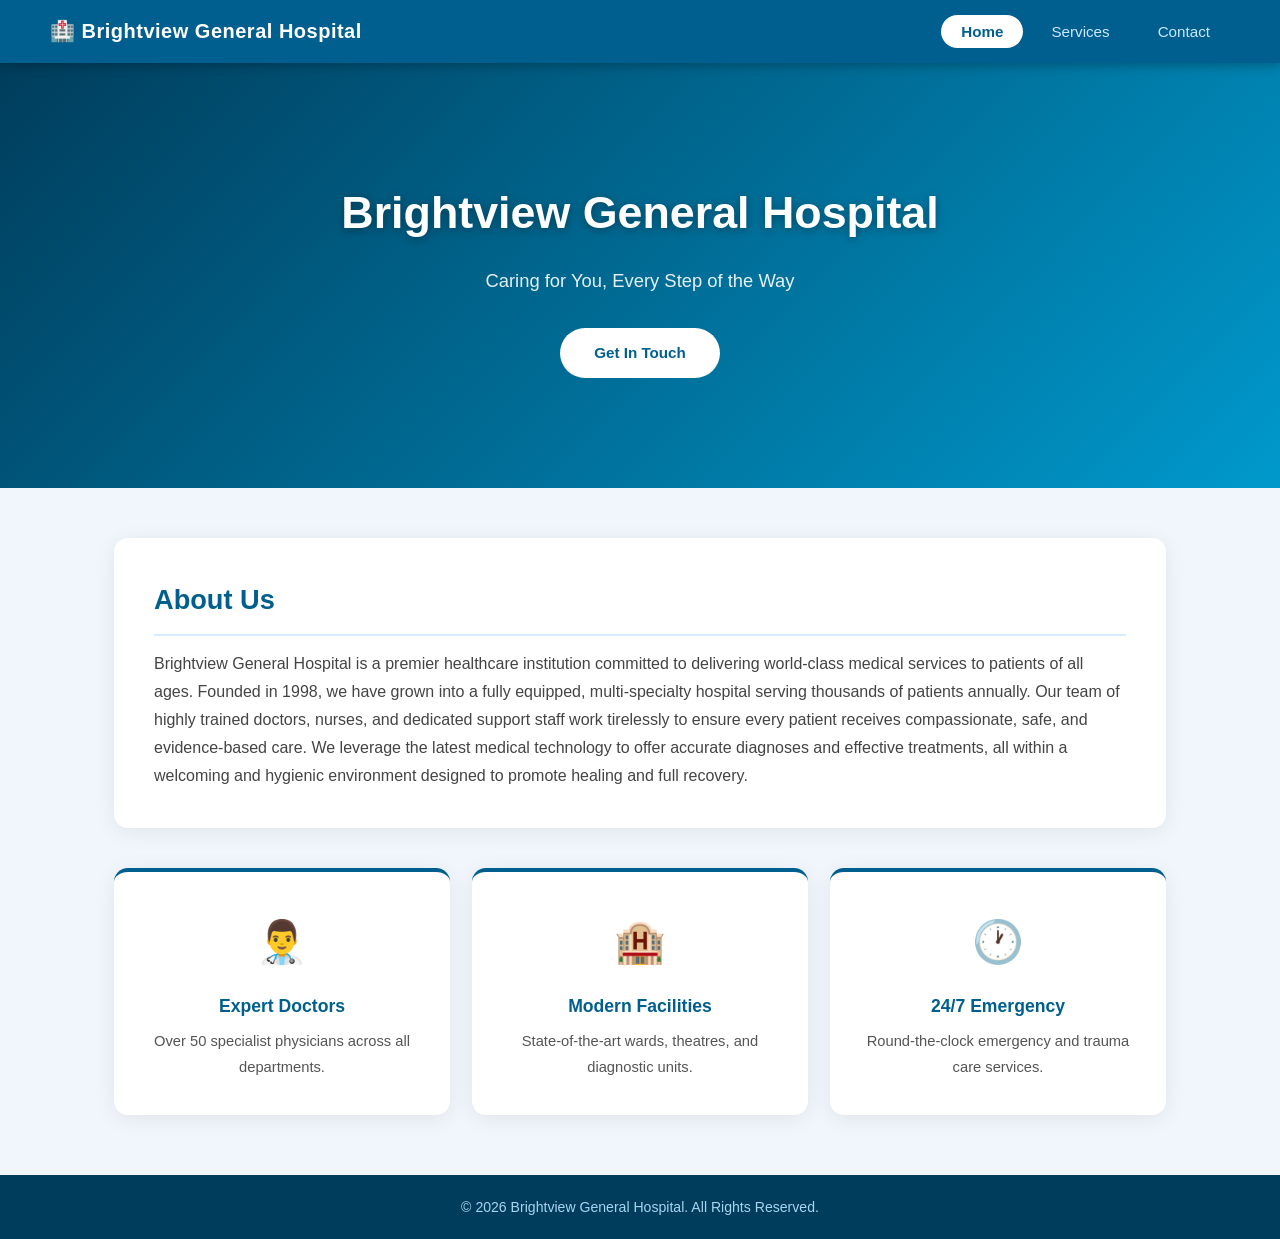
<file: index.html>
<!DOCTYPE html>
<html lang="en">
<head>
  <meta charset="UTF-8" />
  <meta name="viewport" content="width=device-width, initial-scale=1.0"/>
  <title>Brightview Hospital - Home</title>
  <link rel="stylesheet" href="styles.css" />
</head>
<body>

  <!-- NAVIGATION PANE -->
  <nav class="navbar">
    <div class="logo">🏥 Brightview General Hospital</div>
    <ul class="nav-links">
      <li><a href="index.html" class="active">Home</a></li>
      <li><a href="services.html">Services</a></li>
      <li><a href="contact.html">Contact</a></li>
    </ul>
  </nav>

  <!-- HERO BANNER -->
  <header class="hero">
    <div class="hero-content">
      <h1>Brightview General Hospital</h1>
      <p class="tagline">Caring for You, Every Step of the Way</p>
      <a href="contact.html" class="btn">Get In Touch</a>
    </div>
  </header>

  <!-- ABOUT / DESCRIPTION -->
  <main class="container">
    <section class="about-section">
      <h2>About Us</h2>
      <p>
        Brightview General Hospital is a premier healthcare institution committed
        to delivering world-class medical services to patients of all ages. Founded
        in 1998, we have grown into a fully equipped, multi-specialty hospital
        serving thousands of patients annually. Our team of highly trained doctors,
        nurses, and dedicated support staff work tirelessly to ensure every patient
        receives compassionate, safe, and evidence-based care. We leverage the
        latest medical technology to offer accurate diagnoses and effective
        treatments, all within a welcoming and hygienic environment designed to
        promote healing and full recovery.
      </p>
    </section>

    <!-- HIGHLIGHT CARDS -->
    <section class="cards-row">
      <div class="card">
        <div class="card-icon">👨‍⚕️</div>
        <h3>Expert Doctors</h3>
        <p>Over 50 specialist physicians across all departments.</p>
      </div>
      <div class="card">
        <div class="card-icon">🏨</div>
        <h3>Modern Facilities</h3>
        <p>State-of-the-art wards, theatres, and diagnostic units.</p>
      </div>
      <div class="card">
        <div class="card-icon">🕐</div>
        <h3>24/7 Emergency</h3>
        <p>Round-the-clock emergency and trauma care services.</p>
      </div>
    </section>
  </main>

  <!-- FOOTER -->
  <footer class="footer">
    <p>&copy; 2026 Brightview General Hospital. All Rights Reserved.</p>
  </footer>

</body>
</html>
</file>
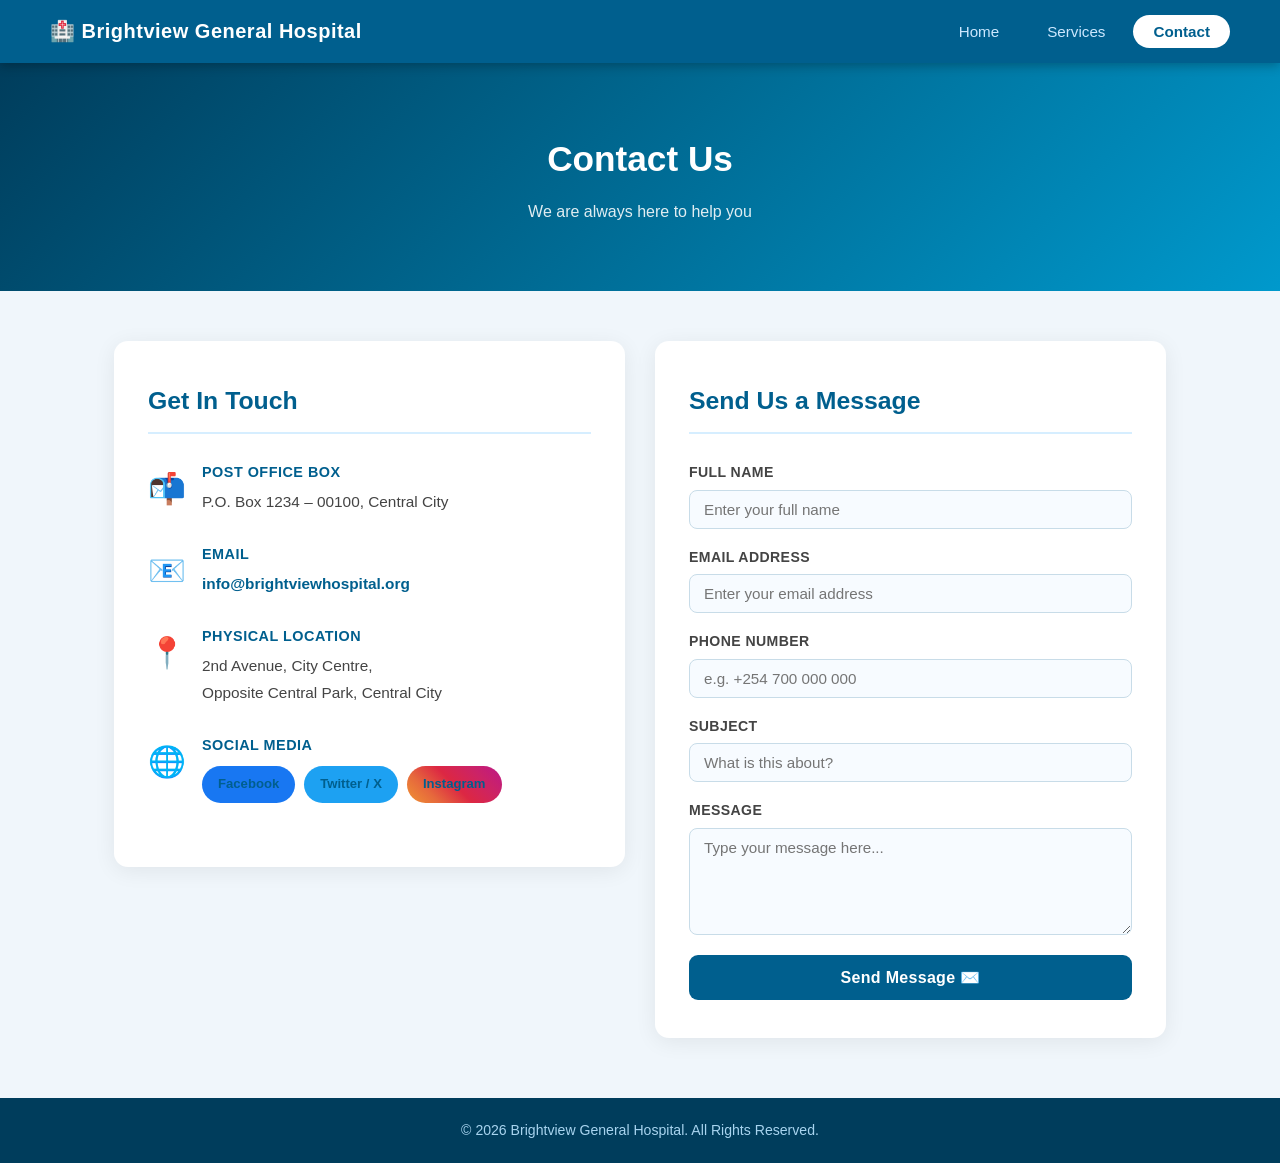
<file: contact.html>
<!DOCTYPE html>
<html lang="en">
<head>
  <meta charset="UTF-8" />
  <meta name="viewport" content="width=device-width, initial-scale=1.0"/>
  <title>Brightview Hospital - Contact</title>
  <link rel="stylesheet" href="styles.css" />
</head>
<body>

  <!-- NAVIGATION PANE -->
  <nav class="navbar">
    <div class="logo">🏥 Brightview General Hospital</div>
    <ul class="nav-links">
      <li><a href="index.html">Home</a></li>
      <li><a href="services.html">Services</a></li>
      <li><a href="contact.html" class="active">Contact</a></li>
    </ul>
  </nav>

  <!-- PAGE BANNER -->
  <div class="page-banner">
    <h1>Contact Us</h1>
    <p>We are always here to help you</p>
  </div>

  <main class="container">
    <div class="contact-wrapper">

      <!-- LEFT: CONTACT DETAILS -->
      <section class="contact-details">
        <h2>Get In Touch</h2>

        <div class="contact-item">
          <span class="c-icon">📬</span>
          <div>
            <strong>Post Office Box</strong>
            <p>P.O. Box 1234 – 00100, Central City</p>
          </div>
        </div>

        <div class="contact-item">
          <span class="c-icon">📧</span>
          <div>
            <strong>Email</strong>
            <p>
              <a href="mailto:info@brightviewhospital.org">
                info@brightviewhospital.org
              </a>
            </p>
          </div>
        </div>

        <div class="contact-item">
          <span class="c-icon">📍</span>
          <div>
            <strong>Physical Location</strong>
            <p>2nd Avenue, City Centre,<br/>Opposite Central Park, Central City</p>
          </div>
        </div>

        <div class="contact-item">
          <span class="c-icon">🌐</span>
          <div>
            <strong>Social Media</strong>
            <div class="social-links">
              <a href="https://www.facebook.com/brightviewhospital"
                 target="_blank" class="social-btn fb">Facebook</a>
              <a href="https://www.twitter.com/brightviewhosp"
                 target="_blank" class="social-btn tw">Twitter / X</a>
              <a href="https://www.instagram.com/brightviewhospital"
                 target="_blank" class="social-btn ig">Instagram</a>
            </div>
          </div>
        </div>
      </section>

      <!-- RIGHT: CONTACT FORM (uses Formspree — works without JS) -->
      <section class="contact-form-section">
        <h2>Send Us a Message</h2>
        <form
          action="https://formspree.io/f/xreanvqy"
          method="POST"
          class="contact-form"
        >
          <div class="form-group">
            <label for="name">Full Name</label>
            <input
              type="text" id="name" name="name"
              placeholder="Enter your full name" required />
          </div>

          <div class="form-group">
            <label for="email">Email Address</label>
            <input
              type="email" id="email" name="email"
              placeholder="Enter your email address" required />
          </div>

          <div class="form-group">
            <label for="phone">Phone Number</label>
            <input
              type="tel" id="phone" name="phone"
              placeholder="e.g. +254 700 000 000" />
          </div>

          <div class="form-group">
            <label for="subject">Subject</label>
            <input
              type="text" id="subject" name="subject"
              placeholder="What is this about?" required />
          </div>

          <div class="form-group">
            <label for="message">Message</label>
            <textarea
              id="message" name="message" rows="5"
              placeholder="Type your message here..." required></textarea>
          </div>

          <button type="submit" class="btn-submit">Send Message ✉️</button>
        </form>
      </section>

    </div>
  </main>

  <!-- FOOTER -->
  <footer class="footer">
    <p>&copy; 2026 Brightview General Hospital. All Rights Reserved.</p>
  </footer>

</body>
</html>
</file>
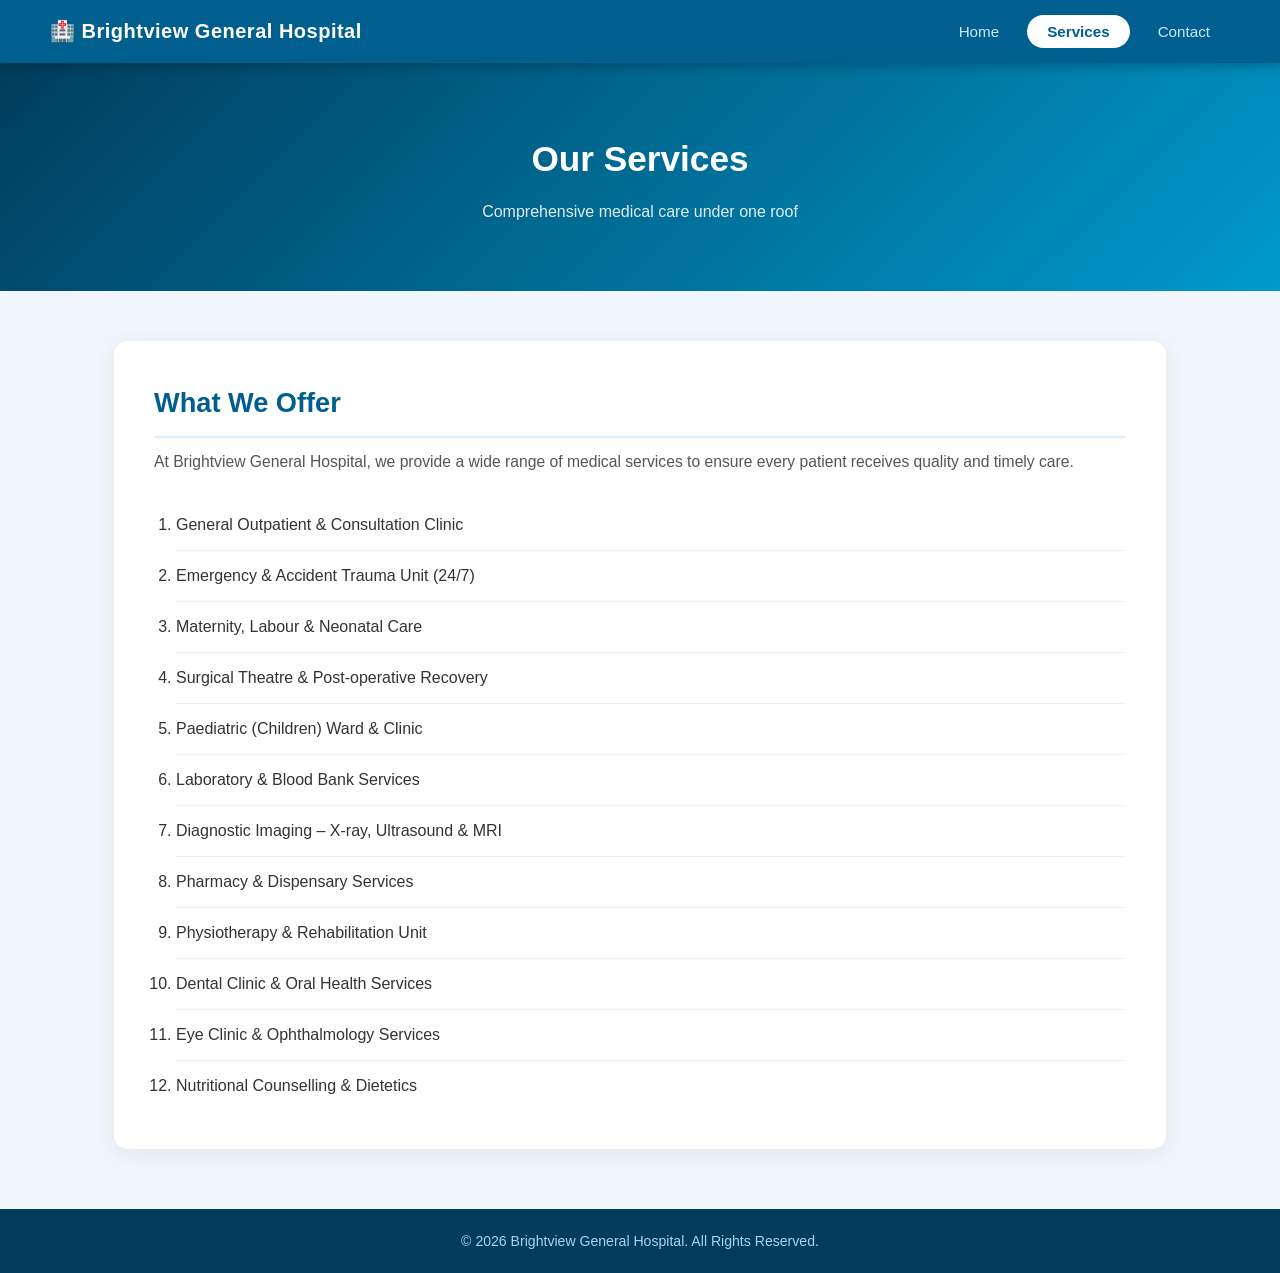
<file: services.html>
<!DOCTYPE html>
<html lang="en">
<head>
  <meta charset="UTF-8" />
  <meta name="viewport" content="width=device-width, initial-scale=1.0"/>
  <title>Brightview Hospital - Services</title>
  <link rel="stylesheet" href="styles.css" />
</head>
<body>

  <!-- NAVIGATION PANE -->
  <nav class="navbar">
    <div class="logo">🏥 Brightview General Hospital</div>
    <ul class="nav-links">
      <li><a href="index.html">Home</a></li>
      <li><a href="services.html" class="active">Services</a></li>
      <li><a href="contact.html">Contact</a></li>
    </ul>
  </nav>

  <!-- PAGE BANNER -->
  <div class="page-banner">
    <h1>Our Services</h1>
    <p>Comprehensive medical care under one roof</p>
  </div>

  <!-- SERVICES LIST -->
  <main class="container">
    <section class="services-section">
      <h2>What We Offer</h2>
      <p class="services-intro">
        At Brightview General Hospital, we provide a wide range of medical
        services to ensure every patient receives quality and timely care.
      </p>
      <ol class="services-list">
        <li>General Outpatient &amp; Consultation Clinic</li>
        <li>Emergency &amp; Accident Trauma Unit (24/7)</li>
        <li>Maternity, Labour &amp; Neonatal Care</li>
        <li>Surgical Theatre &amp; Post-operative Recovery</li>
        <li>Paediatric (Children) Ward &amp; Clinic</li>
        <li>Laboratory &amp; Blood Bank Services</li>
        <li>Diagnostic Imaging – X-ray, Ultrasound &amp; MRI</li>
        <li>Pharmacy &amp; Dispensary Services</li>
        <li>Physiotherapy &amp; Rehabilitation Unit</li>
        <li>Dental Clinic &amp; Oral Health Services</li>
        <li>Eye Clinic &amp; Ophthalmology Services</li>
        <li>Nutritional Counselling &amp; Dietetics</li>
      </ol>
    </section>
  </main>

  <!-- FOOTER -->
  <footer class="footer">
    <p>&copy; 2026 Brightview General Hospital. All Rights Reserved.</p>
  </footer>

</body>
</html>
</file>
<file: styles.css>
/* =====================================================
   RESET & BASE
   ===================================================== */
* {
  margin: 0;
  padding: 0;
  box-sizing: border-box;
}

body {
  font-family: 'Segoe UI', Arial, sans-serif;
  background-color: #f0f6fb;
  color: #333;
  line-height: 1.75;
}

/* =====================================================
   NAVBAR
   ===================================================== */
.navbar {
  background-color: #005f8e;
  display: flex;
  justify-content: space-between;
  align-items: center;
  padding: 14px 50px;
  position: sticky;
  top: 0;
  z-index: 100;
  box-shadow: 0 3px 10px rgba(0, 0, 0, 0.25);
}

.logo {
  color: #ffffff;
  font-size: 1.25rem;
  font-weight: 700;
  letter-spacing: 0.5px;
}

.nav-links {
  list-style: none;
  display: flex;
  gap: 8px;
}

.nav-links li a {
  color: #cce8ff;
  text-decoration: none;
  padding: 8px 20px;
  border-radius: 25px;
  font-size: 0.95rem;
  transition: background-color 0.25s ease, color 0.25s ease;
}

.nav-links li a:hover {
  background-color: rgba(255, 255, 255, 0.2);
  color: #ffffff;
}

.nav-links li a.active {
  background-color: #ffffff;
  color: #005f8e;
  font-weight: 700;
}

/* =====================================================
   HERO  (Home page only)
   ===================================================== */
.hero {
  background: linear-gradient(135deg, #003d5c 0%, #0099cc 100%);
  color: #ffffff;
  text-align: center;
  padding: 110px 20px;
}

.hero-content h1 {
  font-size: 2.8rem;
  margin-bottom: 14px;
  text-shadow: 0 2px 8px rgba(0, 0, 0, 0.35);
}

.tagline {
  font-size: 1.15rem;
  opacity: 0.9;
  margin-bottom: 30px;
}

.btn {
  display: inline-block;
  background-color: #ffffff;
  color: #005f8e;
  padding: 12px 34px;
  border-radius: 30px;
  text-decoration: none;
  font-weight: 700;
  font-size: 0.95rem;
  transition: transform 0.25s ease, box-shadow 0.25s ease;
}

.btn:hover {
  transform: translateY(-3px);
  box-shadow: 0 8px 22px rgba(0, 0, 0, 0.2);
}

/* =====================================================
   PAGE BANNER  (Services & Contact)
   ===================================================== */
.page-banner {
  background: linear-gradient(135deg, #003d5c 0%, #0099cc 100%);
  color: #ffffff;
  text-align: center;
  padding: 65px 20px;
}

.page-banner h1 {
  font-size: 2.2rem;
  margin-bottom: 8px;
}

.page-banner p {
  font-size: 1rem;
  opacity: 0.88;
}

/* =====================================================
   CONTAINER
   ===================================================== */
.container {
  max-width: 1100px;
  margin: 50px auto;
  padding: 0 24px;
}

/* =====================================================
   ABOUT SECTION  (Home)
   ===================================================== */
.about-section {
  background: #ffffff;
  border-radius: 14px;
  padding: 38px 40px;
  box-shadow: 0 4px 22px rgba(0, 0, 0, 0.07);
  margin-bottom: 40px;
}

.about-section h2 {
  color: #005f8e;
  font-size: 1.7rem;
  margin-bottom: 14px;
  padding-bottom: 10px;
  border-bottom: 2px solid #d6eeff;
}

.about-section p {
  font-size: 1rem;
  color: #444;
}

/* =====================================================
   HOME  CARDS ROW
   ===================================================== */
.cards-row {
  display: flex;
  gap: 22px;
  flex-wrap: wrap;
}

.card {
  flex: 1 1 28%;
  background: #ffffff;
  border-radius: 14px;
  padding: 34px 24px;
  text-align: center;
  box-shadow: 0 4px 22px rgba(0, 0, 0, 0.07);
  border-top: 4px solid #005f8e;
  transition: transform 0.25s ease, box-shadow 0.25s ease;
}

.card:hover {
  transform: translateY(-6px);
  box-shadow: 0 10px 30px rgba(0, 0, 0, 0.13);
}

.card-icon {
  font-size: 2.6rem;
  margin-bottom: 12px;
}

.card h3 {
  color: #005f8e;
  margin-bottom: 8px;
  font-size: 1.1rem;
}

.card p {
  color: #555;
  font-size: 0.92rem;
}

/* =====================================================
   SERVICES SECTION
   ===================================================== */
.services-section {
  background: #ffffff;
  border-radius: 14px;
  padding: 38px 40px;
  box-shadow: 0 4px 22px rgba(0, 0, 0, 0.07);
}

.services-section h2 {
  color: #005f8e;
  font-size: 1.7rem;
  margin-bottom: 10px;
  padding-bottom: 10px;
  border-bottom: 2px solid #d6eeff;
}

.services-intro {
  color: #555;
  margin-bottom: 24px;
  font-size: 0.98rem;
}

.services-list {
  padding-left: 22px;
}

.services-list li {
  padding: 11px 0;
  font-size: 1rem;
  color: #333;
  border-bottom: 1px solid #eaf3fb;
  transition: color 0.2s ease, padding-left 0.2s ease;
}

.services-list li:last-child {
  border-bottom: none;
}

.services-list li:hover {
  color: #005f8e;
  padding-left: 8px;
  font-weight: 600;
}

/* =====================================================
   CONTACT LAYOUT
   ===================================================== */
.contact-wrapper {
  display: grid;
  grid-template-columns: 1fr 1fr;
  gap: 30px;
  align-items: start;
}

/* ---- Contact Details (left) ---- */
.contact-details {
  background: #ffffff;
  border-radius: 14px;
  padding: 38px 34px;
  box-shadow: 0 4px 22px rgba(0, 0, 0, 0.07);
}

.contact-details h2 {
  color: #005f8e;
  font-size: 1.55rem;
  margin-bottom: 26px;
  padding-bottom: 10px;
  border-bottom: 2px solid #d6eeff;
}

.contact-item {
  display: flex;
  align-items: flex-start;
  gap: 16px;
  margin-bottom: 26px;
}

.c-icon {
  font-size: 1.9rem;
  flex-shrink: 0;
  margin-top: 2px;
}

.contact-item strong {
  display: block;
  color: #005f8e;
  font-size: 0.9rem;
  text-transform: uppercase;
  letter-spacing: 0.5px;
  margin-bottom: 4px;
}

.contact-item p {
  color: #444;
  font-size: 0.96rem;
  margin: 0;
}

.contact-item a {
  color: #005f8e;
  text-decoration: none;
  font-weight: 600;
}

.contact-item a:hover {
  text-decoration: underline;
}

/* Social buttons */
.social-links {
  display: flex;
  gap: 9px;
  flex-wrap: wrap;
  margin-top: 8px;
}

.social-btn {
  padding: 7px 16px;
  border-radius: 20px;
  text-decoration: none;
  font-size: 0.82rem;
  font-weight: 700;
  color: #ffffff;
  transition: opacity 0.25s ease, transform 0.2s ease;
}

.social-btn:hover {
  opacity: 0.82;
  transform: translateY(-2px);
}

.fb { background-color: #1877f2; }
.tw { background-color: #1da1f2; }
.ig { background: linear-gradient(45deg, #f09433, #e6683c, #dc2743, #cc2366, #bc1888); }

/* ---- Contact Form (right) ---- */
.contact-form-section {
  background: #ffffff;
  border-radius: 14px;
  padding: 38px 34px;
  box-shadow: 0 4px 22px rgba(0, 0, 0, 0.07);
}

.contact-form-section h2 {
  color: #005f8e;
  font-size: 1.55rem;
  margin-bottom: 26px;
  padding-bottom: 10px;
  border-bottom: 2px solid #d6eeff;
}

.form-group {
  display: flex;
  flex-direction: column;
  margin-bottom: 16px;
}

.form-group label {
  font-weight: 600;
  margin-bottom: 5px;
  color: #444;
  font-size: 0.88rem;
  text-transform: uppercase;
  letter-spacing: 0.4px;
}

.form-group input,
.form-group textarea {
  padding: 10px 14px;
  border: 1.5px solid #c8dce8;
  border-radius: 8px;
  font-size: 0.95rem;
  font-family: inherit;
  color: #333;
  background-color: #f7fbff;
  transition: border-color 0.25s ease, box-shadow 0.25s ease;
}

.form-group input:focus,
.form-group textarea:focus {
  outline: none;
  border-color: #005f8e;
  background-color: #ffffff;
  box-shadow: 0 0 0 3px rgba(0, 95, 142, 0.12);
}

.form-group textarea {
  resize: vertical;
}

.btn-submit {
  width: 100%;
  padding: 13px;
  background-color: #005f8e;
  color: #ffffff;
  border: none;
  border-radius: 9px;
  font-size: 1rem;
  font-weight: 700;
  cursor: pointer;
  letter-spacing: 0.3px;
  transition: background-color 0.25s ease, transform 0.2s ease;
  margin-top: 4px;
}

.btn-submit:hover {
  background-color: #003f63;
  transform: translateY(-2px);
}

/* =====================================================
   FOOTER
   ===================================================== */
.footer {
  background-color: #003d5c;
  color: #a8d4ef;
  text-align: center;
  padding: 20px;
  margin-top: 60px;
  font-size: 0.88rem;
}

/* =====================================================
   RESPONSIVE
   ===================================================== */
@media (max-width: 768px) {
  .navbar {
    flex-direction: column;
    gap: 12px;
    padding: 16px 20px;
  }

  .nav-links {
    flex-wrap: wrap;
    justify-content: center;
  }

  .hero-content h1 {
    font-size: 1.9rem;
  }

  .cards-row {
    flex-direction: column;
  }

  .contact-wrapper {
    grid-template-columns: 1fr;
  }

  .about-section,
  .services-section,
  .contact-details,
  .contact-form-section {
    padding: 26px 20px;
  }
}
</file>
